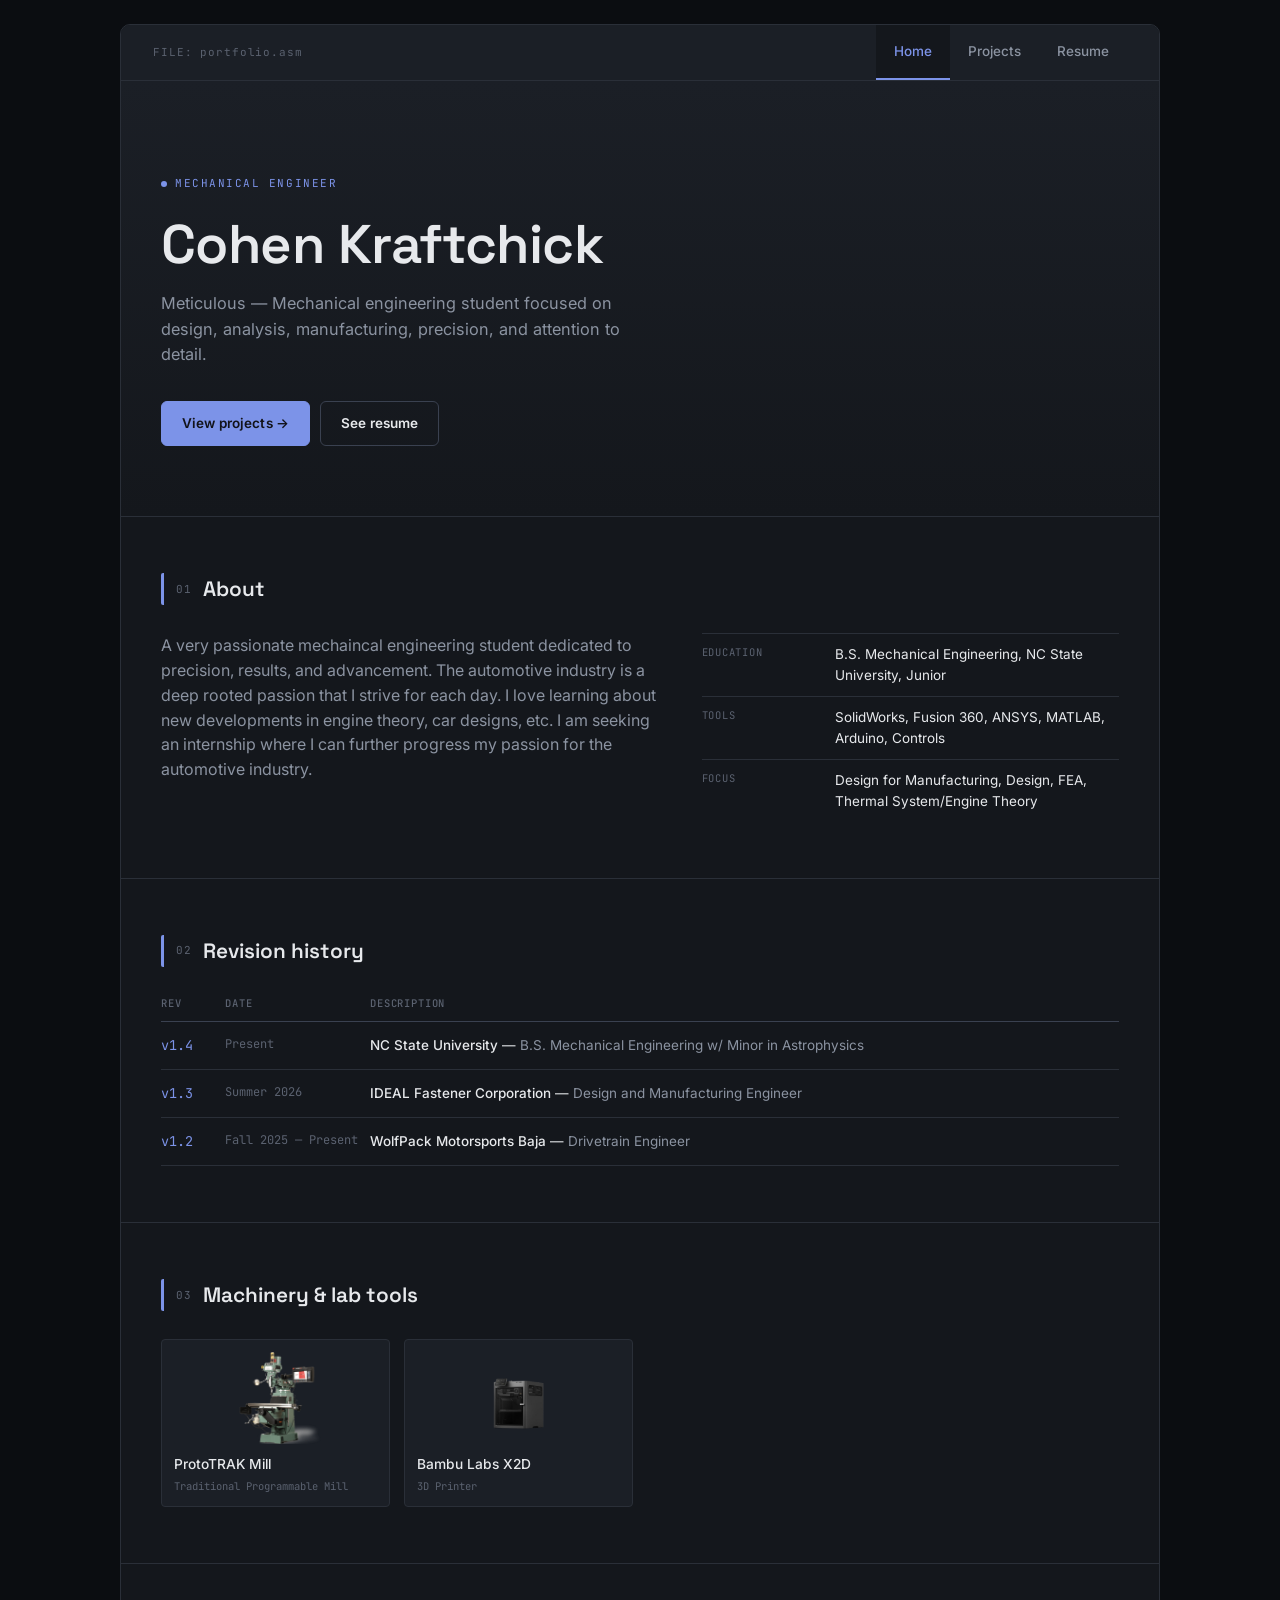
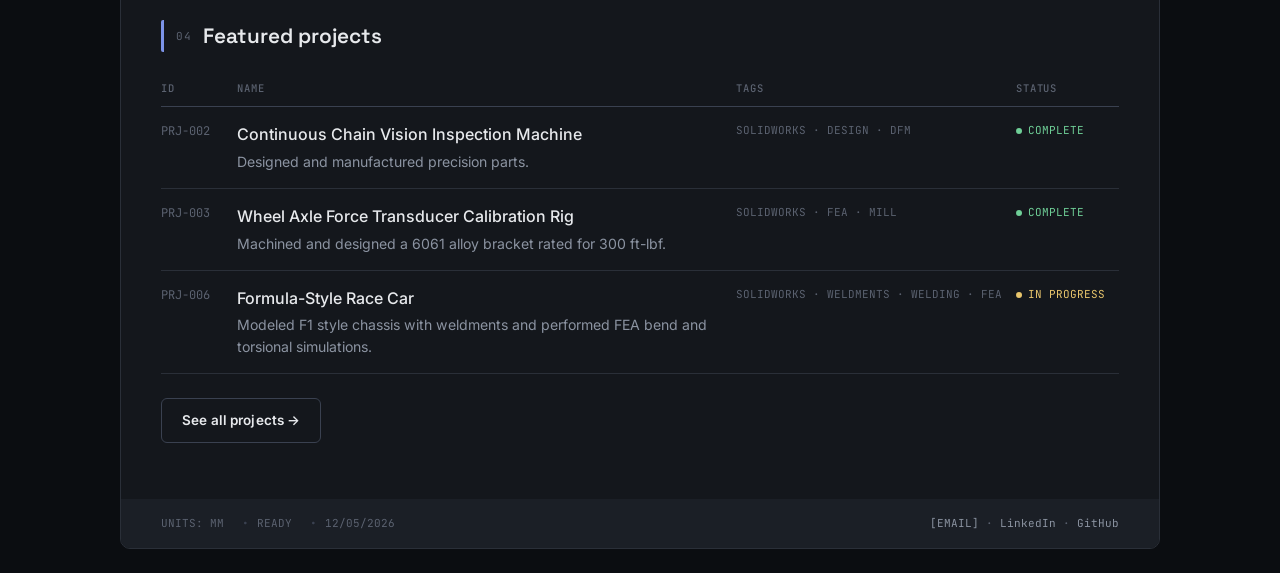
<file: index.html>
<!DOCTYPE html>
<html lang="en">
<head>
<meta charset="UTF-8">
<meta name="viewport" content="width=device-width, initial-scale=1.0">
<title>Cohen Kraftchick</title>
<!--
  HOW TO EDIT THIS FILE
  Replace bracketed placeholders: [NAME], [TAGLINE], [ABOUT], [EMAIL], [LOCATION], [LINKEDIN], [GITHUB]
  Photo placeholders are the hatched boxes (class="img-frame") — once you have real photos,
  replace each one with: <img src="images/yourphoto.jpg" alt="description">
  and remove the .img-label span inside it.
-->
<link rel="preconnect" href="https://fonts.googleapis.com">
<link rel="preconnect" href="https://fonts.gstatic.com" crossorigin>
<link href="https://fonts.googleapis.com/css2?family=Space+Grotesk:wght@500;600;700&family=Inter:wght@400;500;600&family=JetBrains+Mono:wght@400;500;600&display=swap" rel="stylesheet">
<link rel="stylesheet" href="style.css">
</head>
<body>

<div class="sheet">

  <header class="topbar">
    <div class="topbar-label">FILE: portfolio.asm</div>
    <nav>
      <a href="index.html" aria-current="page">Home</a>
      <a href="projects.html">Projects</a>
      <a href="resume.html">Resume</a>
    </nav>
  </header>

  <!-- HERO / VIEWPORT -->
  <section class="hero">
    <div class="hero-inner">
      <div class="hero-eyebrow">MECHANICAL ENGINEER</div>
      <h1>Cohen Kraftchick</h1>
      <p class="hero-tag">Meticulous — Mechanical engineering student focused on design, analysis, manufacturing, precision, and attention to detail.</p>
      <div class="hero-links">
        <a class="btn" href="projects.html">View projects →</a>
        <a class="btn ghost" href="resume.html">See resume</a>
      </div>
    </div>
  </section>

  <!-- ABOUT -->
  <section class="panel-section">
    <div class="panel-head">
      <span class="panel-index">01</span>
      <h2>About</h2>
    </div>
    <div class="about-grid">
      <p class="about-copy">
        A very passionate mechaincal engineering student dedicated to precision, results, and advancement. The automotive industry is a deep rooted passion that I strive for each day. I love learning about new developments in engine theory, car designs, etc. I am seeking an internship where I can further progress my passion for the automotive industry.
      </p>
      <table class="spec-table">
        <tbody>
          <tr><td>EDUCATION</td><td>B.S. Mechanical Engineering, NC State University, Junior</td></tr>
          <tr><td>TOOLS</td><td>SolidWorks, Fusion 360, ANSYS, MATLAB, Arduino, Controls</td></tr>
          <tr><td>FOCUS</td><td>Design for Manufacturing, Design, FEA, Thermal System/Engine Theory</td></tr>
        </tbody>
      </table>
    </div>
  </section>

  <!-- WORK HISTORY AS REVISION LOG -->
  <section class="panel-section">
    <div class="panel-head">
      <span class="panel-index">02</span>
      <h2>Revision history</h2>
    </div>
    <table class="rev-table">
      <thead>
        <tr><th>REV</th><th>DATE</th><th>DESCRIPTION</th></tr>
      </thead>
      <tbody>
        <tr>
          <td>v1.4</td>
          <td>Present</td>
          <td><strong>NC State University</strong> — <span class="re-org">B.S. Mechanical Engineering w/ Minor in Astrophysics</span></td>
        </tr>
        <tr>
          <td>v1.3</td>
          <td>Summer 2026</td>
          <td><strong>IDEAL Fastener Corporation</strong> — <span class="re-org">Design and Manufacturing Engineer</span></td>
        </tr>
        <tr>
          <td>v1.2</td>
          <td>Fall 2025 — Present</td>
          <td><strong>WolfPack Motorsports Baja</strong> — <span class="re-org">Drivetrain Engineer</span></td>
        </tr>
      </tbody>
    </table>
  </section>

  <!-- MACHINERY & LAB TOOLS -->
  <section class="panel-section">
    <div class="panel-head">
      <span class="panel-index">03</span>
      <h2>Machinery &amp; lab tools</h2>
    </div>
    <div class="tools-grid">
      <div class="tool-card">
        <img src="images/k3rmx-knee-mill-hero-800x.png" alt="ProtoTRAK Mill" class="tool-img">
        <h4>ProtoTRAK Mill</h4>
        <p>Traditional Programmable Mill</p>
      </div>
      <div class="tool-card">
        <img src="images/X2D.png" alt="ProtoTRAK Mill" class="tool-img">
        <h4>Bambu Labs X2D</h4>
        <p>3D Printer</p>
      </div>
    </div>
  </section>

  <!-- FEATURED PROJECTS — FILE BROWSER -->
  <section class="panel-section" style="border-bottom:none;">
    <div class="panel-head">
      <span class="panel-index">04</span>
      <h2>Featured projects</h2>
    </div>
    <table class="file-browser">
      <thead>
        <tr><th>ID</th><th>NAME</th><th>TAGS</th><th>STATUS</th></tr>
      </thead>
      <tbody>
        <tr class="file-row" onclick="window.location='projects.html'">
          <td class="f-id">PRJ-002</td>
          <td class="f-name">Continuous Chain Vision Inspection Machine
            <span class="f-desc">Designed and manufactured precision parts.</span>
          </td>
          <td class="f-tags">SOLIDWORKS · DESIGN · DFM</td>
          <td class="f-status"><span class="status-dot complete"></span><span class="status complete-text">COMPLETE</span></td>
        </tr>
        <tr class="file-row" onclick="window.location='projects.html'">
          <td class="f-id">PRJ-003</td>
          <td class="f-name">Wheel Axle Force Transducer Calibration Rig
            <span class="f-desc">Machined and designed a 6061 alloy bracket rated for 300 ft-lbf.</span>
          </td>
          <td class="f-tags">SOLIDWORKS · FEA · MILL</td>
          <td class="f-status"><span class="status-dot complete"></span><span class="status complete-text">COMPLETE</span></td>
        </tr>
        <tr class="file-row" onclick="window.location='projects.html'">
          <td class="f-id">PRJ-006</td>
          <td class="f-name">Formula-Style Race Car
            <span class="f-desc">Modeled F1 style chassis with weldments and performed FEA bend and torsional simulations.</span>
          </td>
          <td class="f-tags">SOLIDWORKS · WELDMENTS · WELDING · FEA</td>
          <td class="f-status"><span class="status-dot progress"></span><span class="status progress-text">IN PROGRESS</span></td>
        </tr>
      </tbody>
    </table>
    <div style="padding-top:24px;">
      <a class="btn ghost" href="projects.html">See all projects →</a>
    </div>
  </section>

  <!-- STATUS BAR / CONTACT -->
  <footer id="contact" class="statusbar">
    <div class="sb-left">
      <span>UNITS: MM</span>
      <span>READY</span>
      <span id="sb-date"></span>
    </div>
    <div>
      <a href="mailto:[EMAIL]">[EMAIL]</a> ·
      <a href="https://linkedin.com/in/[LINKEDIN]" target="_blank" rel="noopener">LinkedIn</a> ·
      <a href="https://github.com/[GITHUB]" target="_blank" rel="noopener">GitHub</a>
    </div>
  </footer>

</div>

<script src="script.js"></script>
</body>
</html>
</file>
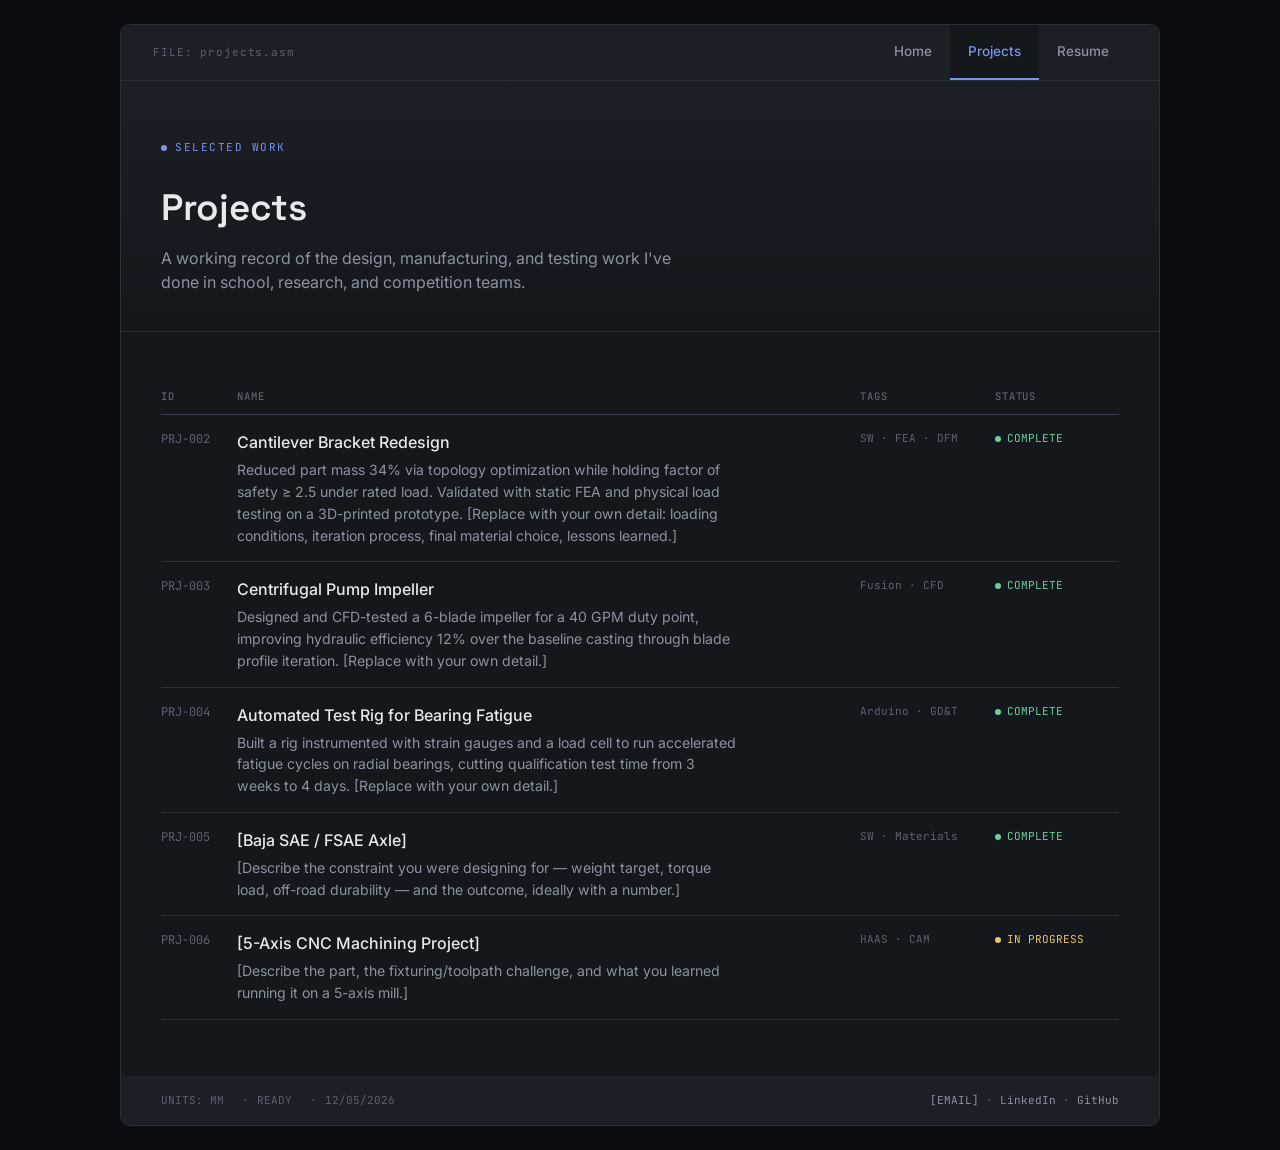
<file: projects.html>
<!DOCTYPE html>
<html lang="en">
<head>
<meta charset="UTF-8">
<meta name="viewport" content="width=device-width, initial-scale=1.0">
<title>Projects — Jordan Reyes</title>
<link rel="preconnect" href="https://fonts.googleapis.com">
<link rel="preconnect" href="https://fonts.gstatic.com" crossorigin>
<link href="https://fonts.googleapis.com/css2?family=Space+Grotesk:wght@500;600;700&family=Inter:wght@400;500;600&family=JetBrains+Mono:wght@400;500;600&display=swap" rel="stylesheet">
<link rel="stylesheet" href="style.css">
</head>
<body>

<div class="sheet">

  <header class="topbar">
    <div class="topbar-label">FILE: projects.asm</div>
    <nav>
      <a href="index.html">Home</a>
      <a href="projects.html" aria-current="page">Projects</a>
      <a href="resume.html">Resume</a>
    </nav>
  </header>

  <section class="subpage-hero">
    <div class="hero-eyebrow">SELECTED WORK</div>
    <h1>Projects</h1>
    <p>A working record of the design, manufacturing, and testing work I've done in school, research, and competition teams.</p>
  </section>

  <section class="panel-section" style="border-bottom:none;">
    <table class="file-browser">
      <thead>
        <tr><th>ID</th><th>NAME</th><th>TAGS</th><th>STATUS</th></tr>
      </thead>
      <tbody>

        <tr class="file-row">
          <td class="f-id">PRJ-002</td>
          <td class="f-name">Cantilever Bracket Redesign
            <span class="f-desc">Reduced part mass 34% via topology optimization while holding factor of safety ≥ 2.5 under rated load. Validated with static FEA and physical load testing on a 3D-printed prototype. [Replace with your own detail: loading conditions, iteration process, final material choice, lessons learned.]</span>
          </td>
          <td class="f-tags">SW · FEA · DFM</td>
          <td class="f-status"><span class="status-dot complete"></span><span class="status complete-text">COMPLETE</span></td>
        </tr>

        <tr class="file-row">
          <td class="f-id">PRJ-003</td>
          <td class="f-name">Centrifugal Pump Impeller
            <span class="f-desc">Designed and CFD-tested a 6-blade impeller for a 40 GPM duty point, improving hydraulic efficiency 12% over the baseline casting through blade profile iteration. [Replace with your own detail.]</span>
          </td>
          <td class="f-tags">Fusion · CFD</td>
          <td class="f-status"><span class="status-dot complete"></span><span class="status complete-text">COMPLETE</span></td>
        </tr>

        <tr class="file-row">
          <td class="f-id">PRJ-004</td>
          <td class="f-name">Automated Test Rig for Bearing Fatigue
            <span class="f-desc">Built a rig instrumented with strain gauges and a load cell to run accelerated fatigue cycles on radial bearings, cutting qualification test time from 3 weeks to 4 days. [Replace with your own detail.]</span>
          </td>
          <td class="f-tags">Arduino · GD&amp;T</td>
          <td class="f-status"><span class="status-dot complete"></span><span class="status complete-text">COMPLETE</span></td>
        </tr>

        <tr class="file-row">
          <td class="f-id">PRJ-005</td>
          <td class="f-name">[Baja SAE / FSAE Axle]
            <span class="f-desc">[Describe the constraint you were designing for — weight target, torque load, off-road durability — and the outcome, ideally with a number.]</span>
          </td>
          <td class="f-tags">SW · Materials</td>
          <td class="f-status"><span class="status-dot complete"></span><span class="status complete-text">COMPLETE</span></td>
        </tr>

        <tr class="file-row">
          <td class="f-id">PRJ-006</td>
          <td class="f-name">[5-Axis CNC Machining Project]
            <span class="f-desc">[Describe the part, the fixturing/toolpath challenge, and what you learned running it on a 5-axis mill.]</span>
          </td>
          <td class="f-tags">HAAS · CAM</td>
          <td class="f-status"><span class="status-dot progress"></span><span class="status progress-text">IN PROGRESS</span></td>
        </tr>

      </tbody>
    </table>
  </section>

  <footer id="contact" class="statusbar">
    <div class="sb-left">
      <span>UNITS: MM</span>
      <span>READY</span>
      <span id="sb-date"></span>
    </div>
    <div>
      <a href="mailto:[EMAIL]">[EMAIL]</a> ·
      <a href="https://linkedin.com/in/[LINKEDIN]" target="_blank" rel="noopener">LinkedIn</a> ·
      <a href="https://github.com/[GITHUB]" target="_blank" rel="noopener">GitHub</a>
    </div>
  </footer>

</div>

<script src="script.js"></script>
</body>
</html>
</file>
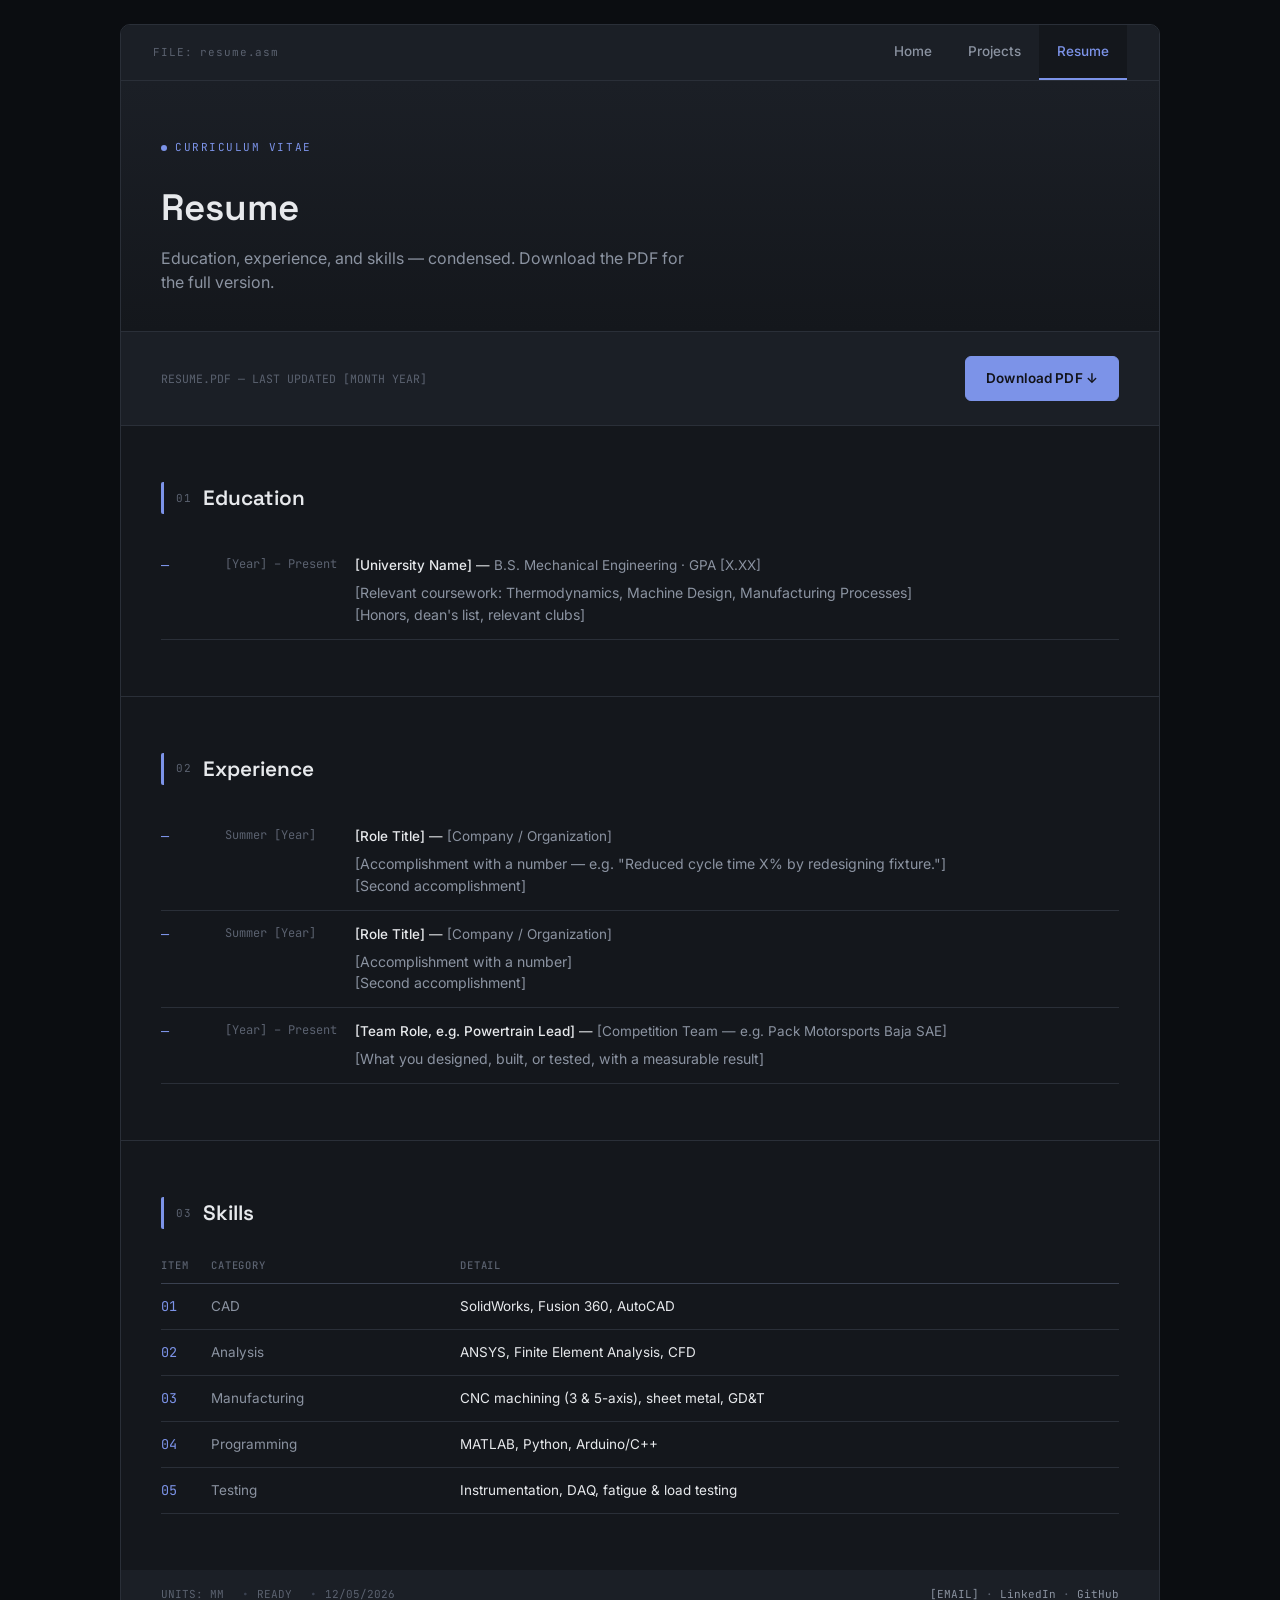
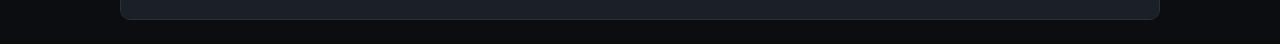
<file: resume.html>
<!DOCTYPE html>
<html lang="en">
<head>
<meta charset="UTF-8">
<meta name="viewport" content="width=device-width, initial-scale=1.0">
<title>Resume — Jordan Reyes</title>
<!-- To add a downloadable PDF: drop your file in this folder as resume.pdf and the button below will link to it. -->
<link rel="preconnect" href="https://fonts.googleapis.com">
<link rel="preconnect" href="https://fonts.gstatic.com" crossorigin>
<link href="https://fonts.googleapis.com/css2?family=Space+Grotesk:wght@500;600;700&family=Inter:wght@400;500;600&family=JetBrains+Mono:wght@400;500;600&display=swap" rel="stylesheet">
<link rel="stylesheet" href="style.css">
</head>
<body>

<div class="sheet">

  <header class="topbar">
    <div class="topbar-label">FILE: resume.asm</div>
    <nav>
      <a href="index.html">Home</a>
      <a href="projects.html">Projects</a>
      <a href="resume.html" aria-current="page">Resume</a>
    </nav>
  </header>

  <section class="subpage-hero">
    <div class="hero-eyebrow">CURRICULUM VITAE</div>
    <h1>Resume</h1>
    <p>Education, experience, and skills — condensed. Download the PDF for the full version.</p>
  </section>

  <section class="resume-download">
    <p>RESUME.PDF — LAST UPDATED [MONTH YEAR]</p>
    <a class="btn" href="resume.pdf" download>Download PDF ↓</a>
  </section>

  <section class="panel-section">
    <div class="panel-head">
      <span class="panel-index">01</span>
      <h2>Education</h2>
    </div>
    <table class="rev-table">
      <tbody>
        <tr>
          <td>—</td>
          <td>[Year] – Present</td>
          <td>
            <strong>[University Name]</strong> — <span class="re-org">B.S. Mechanical Engineering · GPA [X.XX]</span>
            <div style="margin-top:6px; color: var(--muted); font-size: 0.88rem;">
              [Relevant coursework: Thermodynamics, Machine Design, Manufacturing Processes]<br>
              [Honors, dean's list, relevant clubs]
            </div>
          </td>
        </tr>
      </tbody>
    </table>
  </section>

  <section class="panel-section">
    <div class="panel-head">
      <span class="panel-index">02</span>
      <h2>Experience</h2>
    </div>
    <table class="rev-table">
      <tbody>
        <tr>
          <td>—</td>
          <td>Summer [Year]</td>
          <td>
            <strong>[Role Title]</strong> — <span class="re-org">[Company / Organization]</span>
            <div style="margin-top:6px; color: var(--muted); font-size: 0.88rem;">
              [Accomplishment with a number — e.g. "Reduced cycle time X% by redesigning fixture."]<br>
              [Second accomplishment]
            </div>
          </td>
        </tr>
        <tr>
          <td>—</td>
          <td>Summer [Year]</td>
          <td>
            <strong>[Role Title]</strong> — <span class="re-org">[Company / Organization]</span>
            <div style="margin-top:6px; color: var(--muted); font-size: 0.88rem;">
              [Accomplishment with a number]<br>
              [Second accomplishment]
            </div>
          </td>
        </tr>
        <tr>
          <td>—</td>
          <td>[Year] – Present</td>
          <td>
            <strong>[Team Role, e.g. Powertrain Lead]</strong> — <span class="re-org">[Competition Team — e.g. Pack Motorsports Baja SAE]</span>
            <div style="margin-top:6px; color: var(--muted); font-size: 0.88rem;">
              [What you designed, built, or tested, with a measurable result]
            </div>
          </td>
        </tr>
      </tbody>
    </table>
  </section>

  <section class="panel-section" style="border-bottom:none;">
    <div class="panel-head">
      <span class="panel-index">03</span>
      <h2>Skills</h2>
    </div>
    <table class="bom">
      <thead>
        <tr><th>ITEM</th><th>CATEGORY</th><th>DETAIL</th></tr>
      </thead>
      <tbody>
        <tr><td>01</td><td>CAD</td><td>SolidWorks, Fusion 360, AutoCAD</td></tr>
        <tr><td>02</td><td>Analysis</td><td>ANSYS, Finite Element Analysis, CFD</td></tr>
        <tr><td>03</td><td>Manufacturing</td><td>CNC machining (3 &amp; 5-axis), sheet metal, GD&amp;T</td></tr>
        <tr><td>04</td><td>Programming</td><td>MATLAB, Python, Arduino/C++</td></tr>
        <tr><td>05</td><td>Testing</td><td>Instrumentation, DAQ, fatigue &amp; load testing</td></tr>
      </tbody>
    </table>
  </section>

  <footer id="contact" class="statusbar">
    <div class="sb-left">
      <span>UNITS: MM</span>
      <span>READY</span>
      <span id="sb-date"></span>
    </div>
    <div>
      <a href="mailto:[EMAIL]">[EMAIL]</a> ·
      <a href="https://linkedin.com/in/[LINKEDIN]" target="_blank" rel="noopener">LinkedIn</a> ·
      <a href="https://github.com/[GITHUB]" target="_blank" rel="noopener">GitHub</a>
    </div>
  </footer>

</div>

<script src="script.js"></script>
</body>
</html>
</file>
<file: style.css>
:root {
  --bg: #14171C;
  --panel: #1B1F26;
  --panel-hover: #20242C;
  --border: #2A2F38;
  --border-bright: #3A4150;
  --text: #E7E9EC;
  --muted: #8B93A1;
  --dim: #5B6270;
  --accent: #7C93E8;
  --accent-warm: #E8A263;
  --ok: #6FCF97;
  --pending: #E8C56C;

  --font-display: 'Space Grotesk', sans-serif;
  --font-body: 'Inter', sans-serif;
  --font-mono: 'JetBrains Mono', monospace;
}

* { box-sizing: border-box; }
html { scroll-behavior: smooth; }

body {
  margin: 0;
  background: #0B0D11;
  color: var(--text);
  font-family: var(--font-body);
  line-height: 1.55;
  -webkit-font-smoothing: antialiased;
}

a { color: inherit; }

/* ---------- App frame ---------- */

.sheet {
  max-width: 1040px;
  margin: 24px auto;
  background: var(--bg);
  border: 1px solid var(--border);
  border-radius: 10px;
  overflow: hidden;
  min-height: calc(100vh - 48px);
}

/* ---------- Tab bar (nav) ---------- */

.topbar {
  display: flex;
  justify-content: space-between;
  align-items: center;
  padding: 0 32px;
  height: 56px;
  border-bottom: 1px solid var(--border);
  background: var(--panel);
}

.topbar-label {
  font-family: var(--font-mono);
  font-size: 11px;
  letter-spacing: 0.08em;
  color: var(--dim);
}

.topbar nav { display: flex; height: 100%; }
.topbar nav a {
  display: flex;
  align-items: center;
  height: 100%;
  padding: 0 18px;
  text-decoration: none;
  color: var(--muted);
  font-family: var(--font-body);
  font-size: 13.5px;
  font-weight: 500;
  border-bottom: 2px solid transparent;
  transition: color 0.15s ease, border-color 0.15s ease;
}
.topbar nav a:hover { color: var(--text); }
.topbar nav a[aria-current="page"] {
  color: var(--accent);
  border-bottom-color: var(--accent);
  background: var(--bg);
}

/* ---------- Viewport hero ---------- */

.hero {
  position: relative;
  padding: 88px 40px 70px;
  border-bottom: 1px solid var(--border);
  background: linear-gradient(180deg, var(--panel) 0%, var(--bg) 100%);
}

.hero-inner { position: relative; z-index: 1; }

.hero-eyebrow {
  display: inline-flex;
  align-items: center;
  gap: 8px;
  font-family: var(--font-mono);
  font-size: 11px;
  letter-spacing: 0.14em;
  color: var(--accent);
  margin-bottom: 22px;
}
.hero-eyebrow::before {
  content: "";
  width: 6px;
  height: 6px;
  border-radius: 50%;
  background: var(--accent);
}

.hero h1 {
  font-family: var(--font-display);
  margin: 0 0 18px;
  font-size: clamp(2.1rem, 5vw, 3.4rem);
  line-height: 1.08;
  font-weight: 600;
  letter-spacing: -0.01em;
  max-width: 16ch;
}

.hero-tag {
  max-width: 48ch;
  color: var(--muted);
  font-size: 1.02rem;
  margin: 0 0 34px;
}

.hero-links { display: flex; gap: 10px; }

.btn {
  display: inline-flex;
  align-items: center;
  gap: 8px;
  padding: 11px 20px;
  background: var(--accent);
  color: #12131A;
  text-decoration: none;
  font-family: var(--font-body);
  font-size: 13.5px;
  letter-spacing: 0.01em;
  font-weight: 600;
  border: 1px solid var(--accent);
  border-radius: 6px;
  transition: opacity 0.15s ease;
}
.btn:hover { opacity: 0.85; }
.btn.ghost {
  background: transparent;
  color: var(--text);
  border: 1px solid var(--border-bright);
}
.btn.ghost:hover { border-color: var(--accent); color: var(--accent); }

/* ---------- Photo placeholder ---------- */

.img-frame {
  position: relative;
  background: repeating-linear-gradient(
    45deg,
    var(--panel-hover) 0,
    var(--panel-hover) 1px,
    var(--panel) 1px,
    var(--panel) 9px
  );
  border: 1px solid var(--border);
  border-radius: 6px;
  display: flex;
  align-items: flex-end;
  overflow: hidden;
}
.img-frame .img-label {
  width: 100%;
  padding: 7px 10px;
  background: var(--panel);
  border-top: 1px solid var(--border);
  font-family: var(--font-mono);
  font-size: 10px;
  letter-spacing: 0.05em;
  color: var(--dim);
}
.avatar { width: 72px; height: 72px; flex: none; border-radius: 6px; }
.avatar .img-label { display: none; }

/* ---------- Panel section headers ---------- */

section.panel-section { padding: 56px 40px; border-bottom: 1px solid var(--border); }

.panel-head {
  display: flex;
  align-items: center;
  gap: 12px;
  margin-bottom: 28px;
  padding-left: 12px;
  border-left: 3px solid var(--accent);
  border-radius: 2px;
}
.panel-head .panel-index {
  font-family: var(--font-mono);
  font-size: 11px;
  color: var(--dim);
  letter-spacing: 0.06em;
}
.panel-head h2 {
  font-family: var(--font-display);
  margin: 0;
  font-size: 1.3rem;
  font-weight: 600;
}

/* ---------- About ---------- */

.about-grid { display: grid; grid-template-columns: 1.2fr 1fr; gap: 40px; }
.about-copy { color: var(--muted); margin: 0; }

.spec-table { border-collapse: collapse; width: 100%; font-size: 13.5px; }
.spec-table td { padding: 10px 0; border-top: 1px solid var(--border); vertical-align: top; }
.spec-table td:first-child {
  font-family: var(--font-mono);
  font-size: 10.5px;
  letter-spacing: 0.07em;
  color: var(--dim);
  width: 32%;
  padding-right: 12px;
}

/* ---------- Revision history (work history table) ---------- */

.rev-table { width: 100%; border-collapse: collapse; font-size: 13.5px; }
.rev-table th {
  text-align: left;
  font-family: var(--font-mono);
  font-size: 10.5px;
  letter-spacing: 0.08em;
  color: var(--dim);
  font-weight: 500;
  padding: 0 12px 10px 0;
  border-bottom: 1px solid var(--border-bright);
}
.rev-table td {
  padding: 13px 12px 13px 0;
  border-bottom: 1px solid var(--border);
  vertical-align: top;
}
.rev-table td:first-child {
  font-family: var(--font-mono);
  color: var(--accent);
  white-space: nowrap;
  width: 64px;
}
.rev-table td:nth-child(2) {
  font-family: var(--font-mono);
  color: var(--dim);
  white-space: nowrap;
  width: 130px;
  font-size: 12px;
}
.rev-table .re-org { color: var(--muted); }
.rev-table strong { color: var(--text); font-weight: 500; }

/* ---------- Tools grid ---------- */

.tools-grid { display: grid; grid-template-columns: repeat(4, 1fr); gap: 14px; }
.tool-card {
  background: var(--panel);
  border: 1px solid var(--border);
  padding: 12px;
  border-radius: 4px;
  transition: border-color 0.15s ease;
}
.tool-img {
  width: 100%;
  height: 92px;
  border-radius: 2px;
  margin-bottom: 10px;
  object-fit: contain;
  background: var(--panel);
  display: block;
}
.tool-card:hover { border-color: var(--accent); }
.tool-card .img-frame { height: 92px; margin-bottom: 10px; border-radius: 2px; }
.tool-card h4 { margin: 0 0 2px; font-size: 0.86rem; font-weight: 500; }
.tool-card p { margin: 0; font-family: var(--font-mono); font-size: 10.5px; color: var(--dim); }

/* ---------- Project file browser ---------- */

.file-browser { width: 100%; border-collapse: collapse; }
.file-browser thead th {
  text-align: left;
  font-family: var(--font-mono);
  font-size: 10.5px;
  letter-spacing: 0.08em;
  color: var(--dim);
  font-weight: 500;
  padding: 0 14px 10px 0;
  border-bottom: 1px solid var(--border-bright);
}
.file-row {
  border-bottom: 1px solid var(--border);
  text-decoration: none;
  color: var(--text);
  display: table-row;
  transition: background 0.12s ease;
}
.file-row:hover { background: var(--panel-hover); }
.file-row td { padding: 15px 14px 15px 0; vertical-align: top; }
.file-row .f-id {
  font-family: var(--font-mono);
  font-size: 12px;
  color: var(--dim);
  white-space: nowrap;
  width: 76px;
}
.file-row .f-name { font-weight: 500; }
.file-row .f-desc { display: block; margin-top: 4px; color: var(--muted); font-size: 0.88rem; font-weight: 400; max-width: 56ch; }
.file-row .f-tags { color: var(--dim); font-family: var(--font-mono); font-size: 11px; white-space: nowrap; }
.file-row .f-status { white-space: nowrap; font-family: var(--font-mono); font-size: 11px; }

.status-dot { display: inline-block; width: 6px; height: 6px; border-radius: 50%; margin-right: 6px; }
.status-dot.complete { background: var(--ok); }
.status-dot.progress { background: var(--pending); }
.status.complete-text { color: var(--ok); }
.status.progress-text { color: var(--pending); }

/* ---------- BOM / skills table ---------- */

.bom { width: 100%; border-collapse: collapse; font-size: 13.5px; }
.bom th {
  text-align: left;
  font-family: var(--font-mono);
  font-size: 10.5px;
  letter-spacing: 0.08em;
  color: var(--dim);
  font-weight: 500;
  padding: 0 0 10px;
  border-bottom: 1px solid var(--border-bright);
}
.bom td { padding: 12px 0; border-bottom: 1px solid var(--border); }
.bom td:first-child { font-family: var(--font-mono); color: var(--accent); width: 50px; }
.bom td:nth-child(2) { width: 26%; color: var(--muted); }

/* ---------- Subpage hero ---------- */

.subpage-hero {
  padding: 52px 40px 36px;
  border-bottom: 1px solid var(--border);
  background: linear-gradient(180deg, var(--panel) 0%, var(--bg) 100%);
}
.subpage-hero h1 { font-family: var(--font-display); margin: 0 0 10px; font-size: clamp(1.7rem, 4vw, 2.3rem); font-weight: 600; }
.subpage-hero p { max-width: 54ch; color: var(--muted); margin: 0; }

/* ---------- Resume ---------- */

.resume-download {
  padding: 24px 40px;
  border-bottom: 1px solid var(--border);
  background: var(--panel);
  display: flex;
  align-items: center;
  justify-content: space-between;
  gap: 16px;
  flex-wrap: wrap;
}
.resume-download p { margin: 0; font-family: var(--font-mono); font-size: 11.5px; color: var(--dim); }

/* ---------- Status bar (footer) ---------- */

.statusbar {
  display: flex;
  align-items: center;
  justify-content: space-between;
  flex-wrap: wrap;
  gap: 12px;
  padding: 16px 40px;
  background: var(--panel);
  font-family: var(--font-mono);
  font-size: 11px;
  color: var(--dim);
}
.statusbar .sb-left { display: flex; gap: 18px; flex-wrap: wrap; }
.statusbar .sb-left span::before { content: "•"; margin-right: 8px; color: var(--border-bright); }
.statusbar .sb-left span:first-child::before { content: none; }
.statusbar a { color: var(--muted); text-decoration: none; border-bottom: 1px solid transparent; }
.statusbar a:hover { color: var(--accent); border-color: var(--accent); }

/* ---------- Responsive ---------- */

@media (max-width: 700px) {
  .topbar { padding: 0 16px; }
  .topbar nav a { padding: 0 12px; }
  .hero { padding: 56px 20px 48px; }
  .gizmo, .readout { display: none; }
  section.panel-section, .subpage-hero { padding: 44px 20px; }
  .resume-download { padding: 20px; }
  .about-grid { grid-template-columns: 1fr; gap: 28px; }
  .tools-grid { grid-template-columns: repeat(2, 1fr); }
  .rev-table td:nth-child(2) { display: none; }
  .file-browser thead { display: none; }
  .file-row { display: block; padding: 4px 0; }
  .file-row td { display: block; padding: 4px 0; }
  .file-row .f-id { width: auto; }
  .statusbar { padding: 14px 20px; flex-direction: column; align-items: flex-start; }
}

/* ---------- Reduced motion & focus ---------- */

@media (prefers-reduced-motion: reduce) {
  html { scroll-behavior: auto; }
  * { transition: none !important; }
}

a:focus-visible, .btn:focus-visible {
  outline: 2px solid var(--accent);
  outline-offset: 2px;
}
</file>
